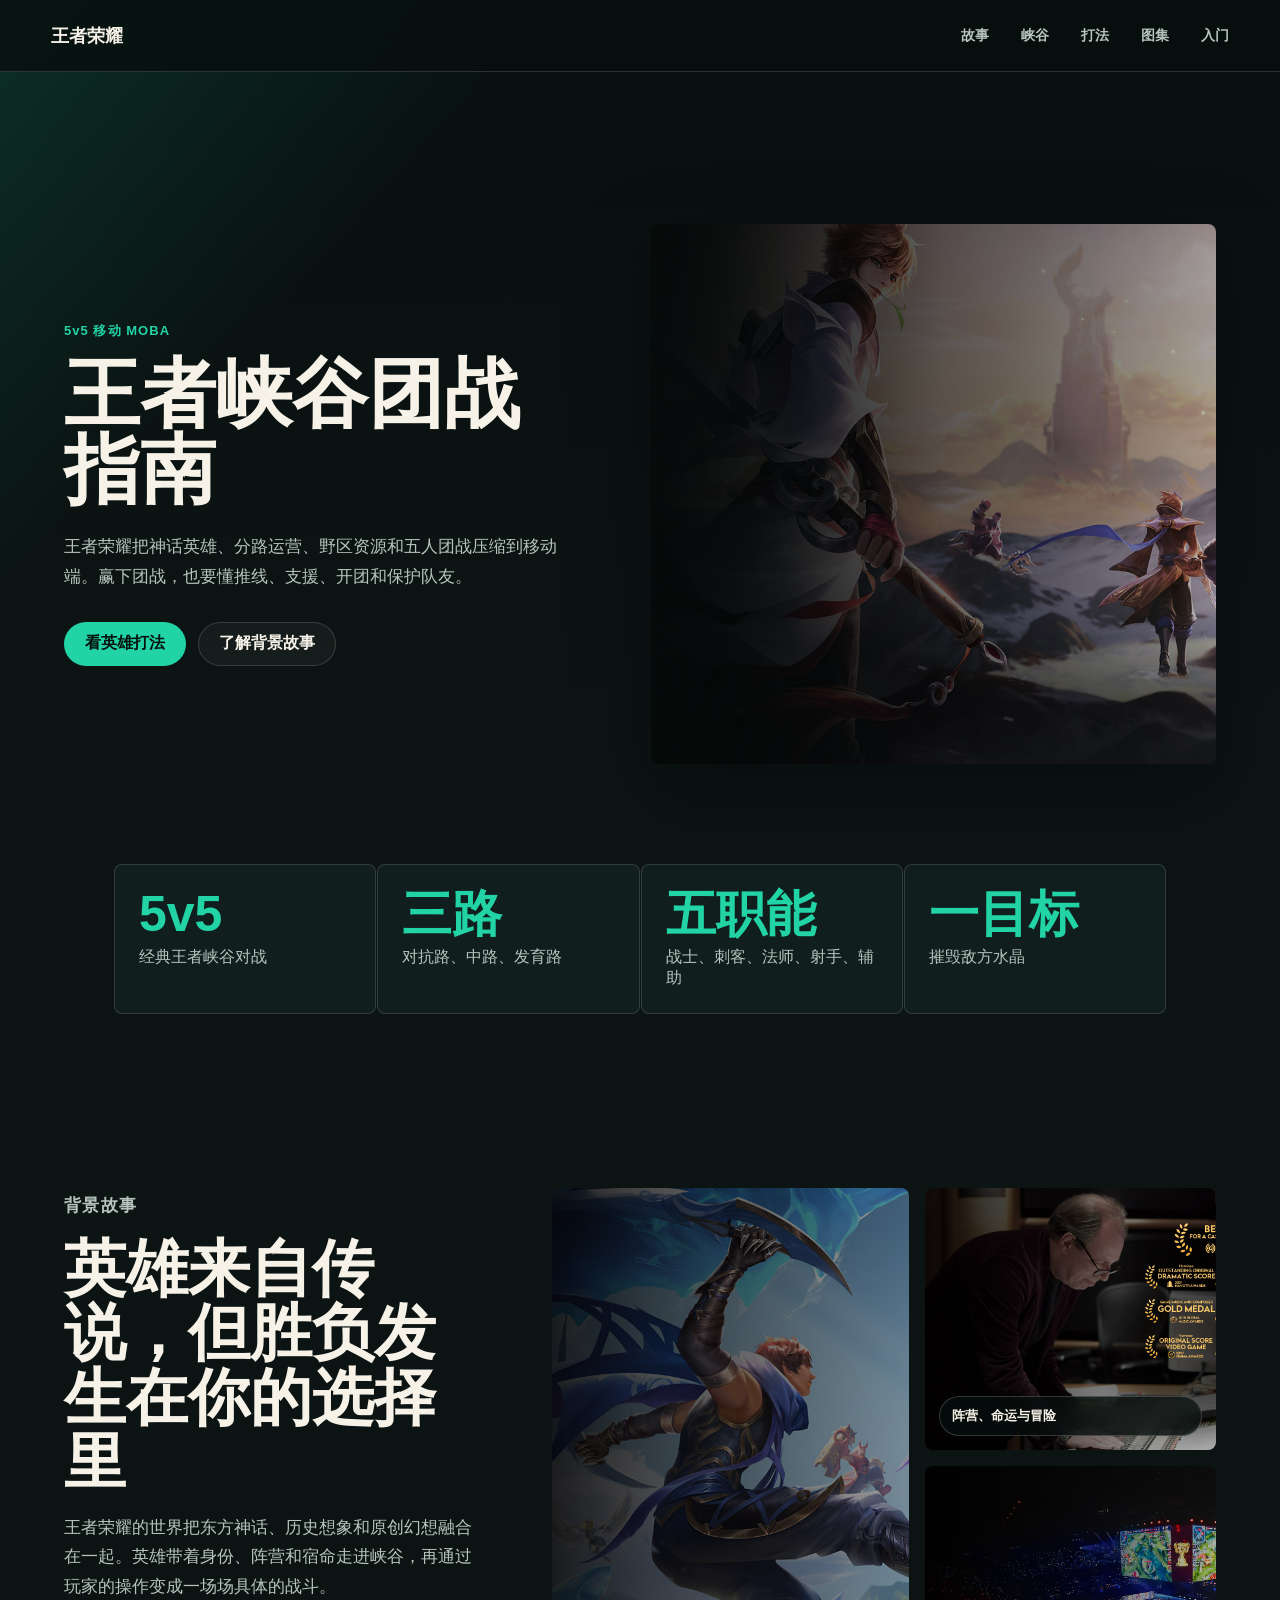
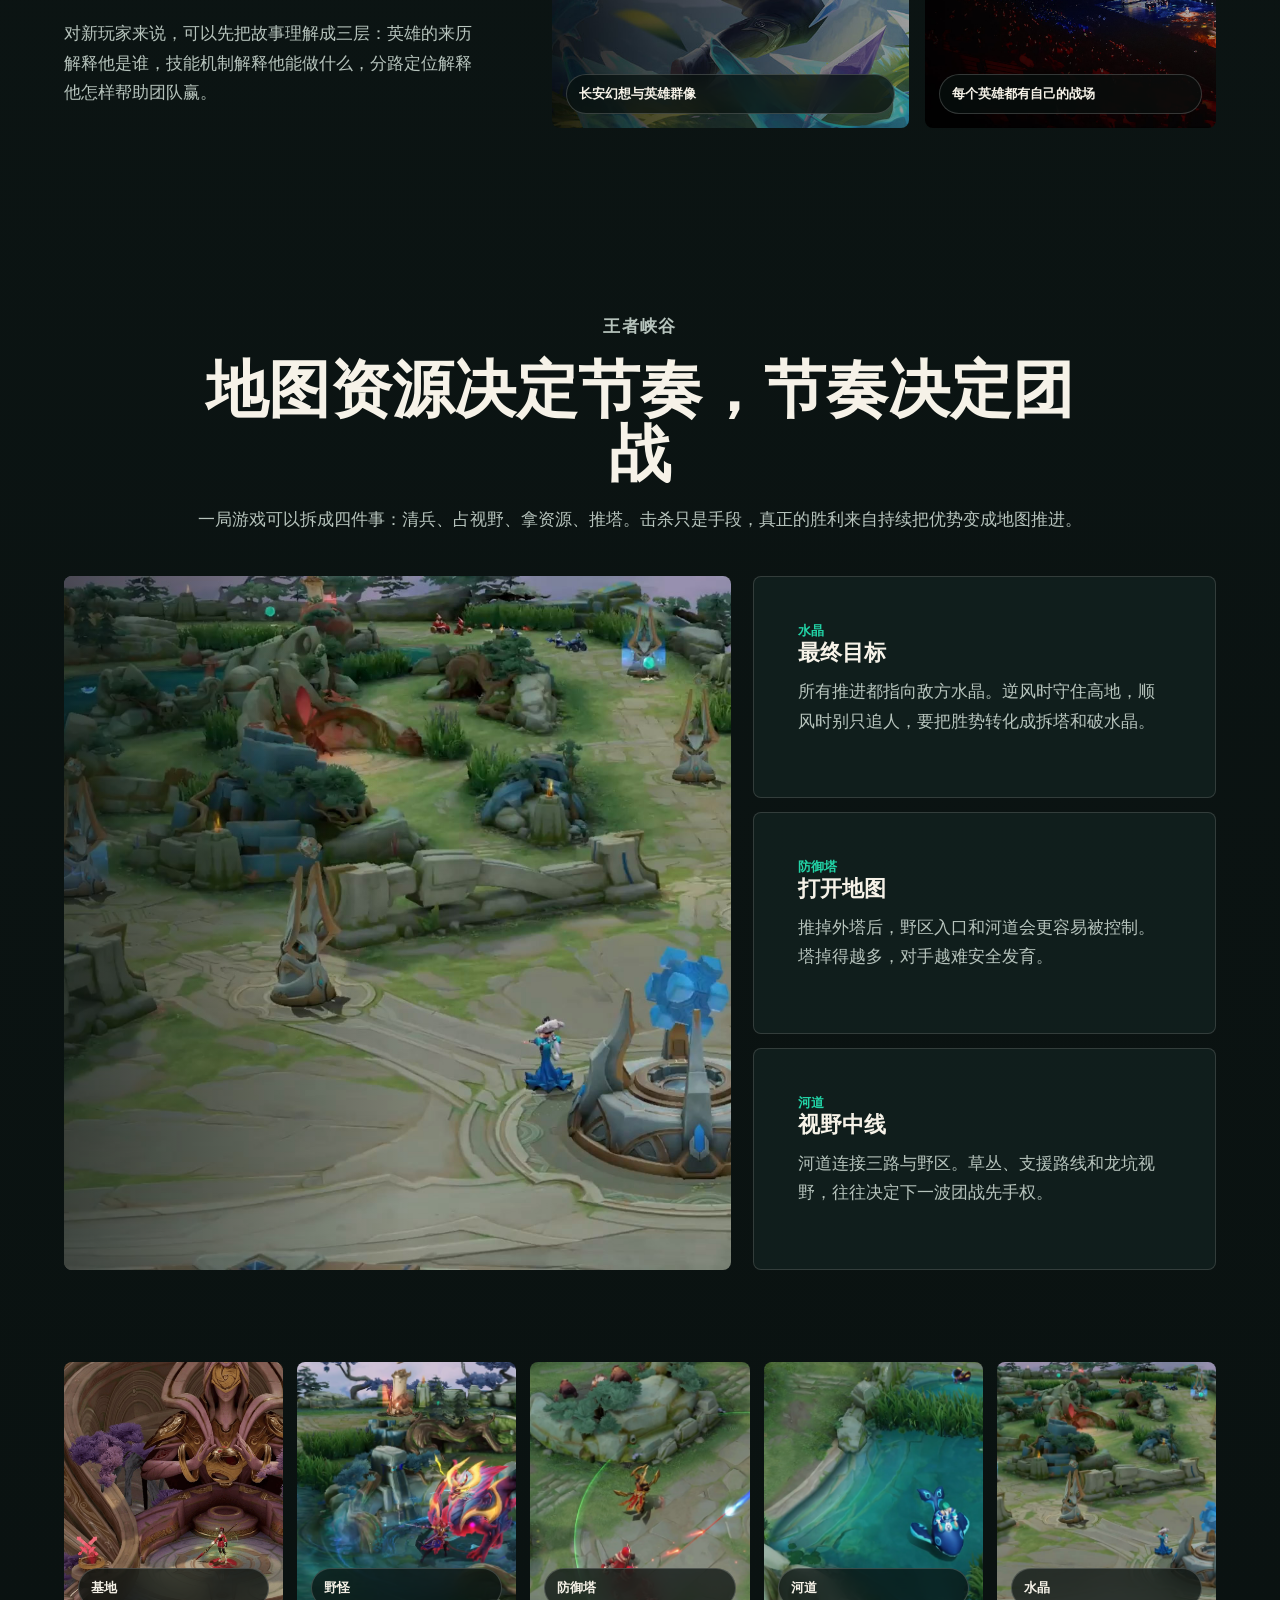
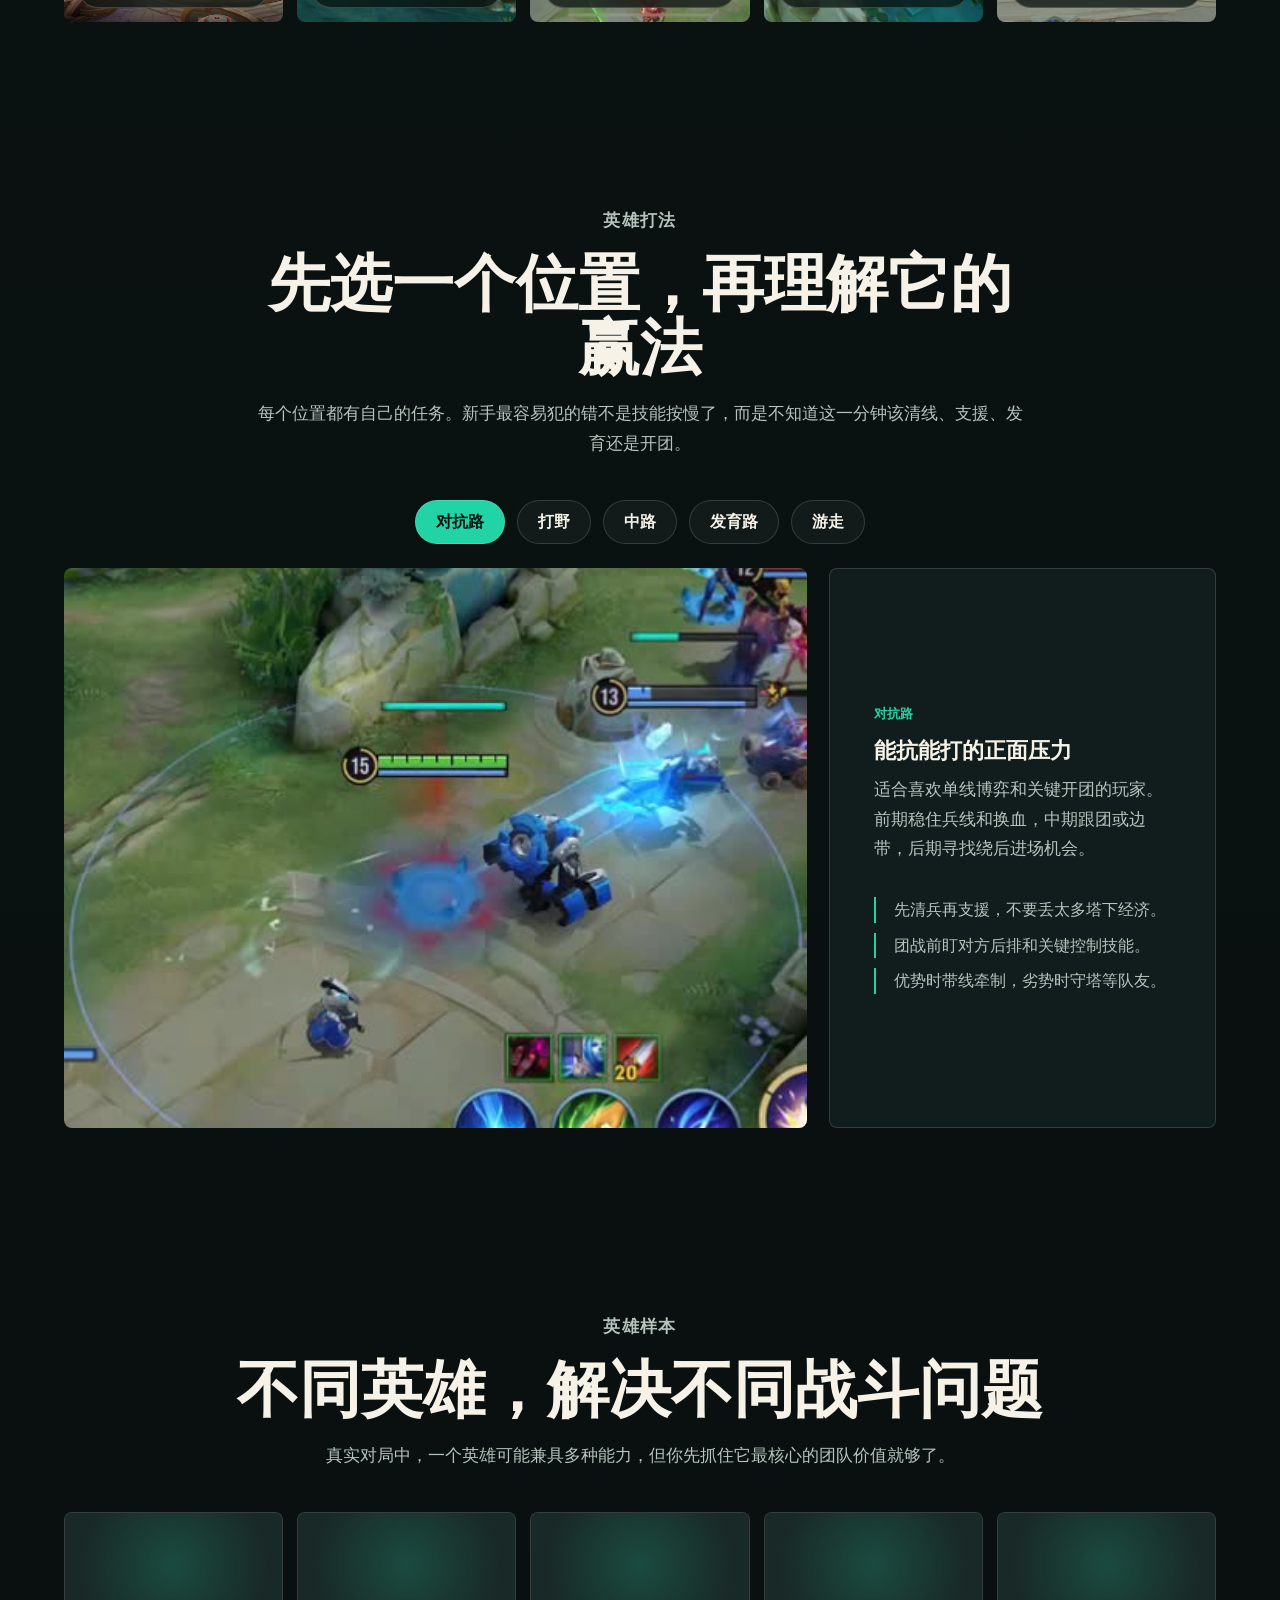
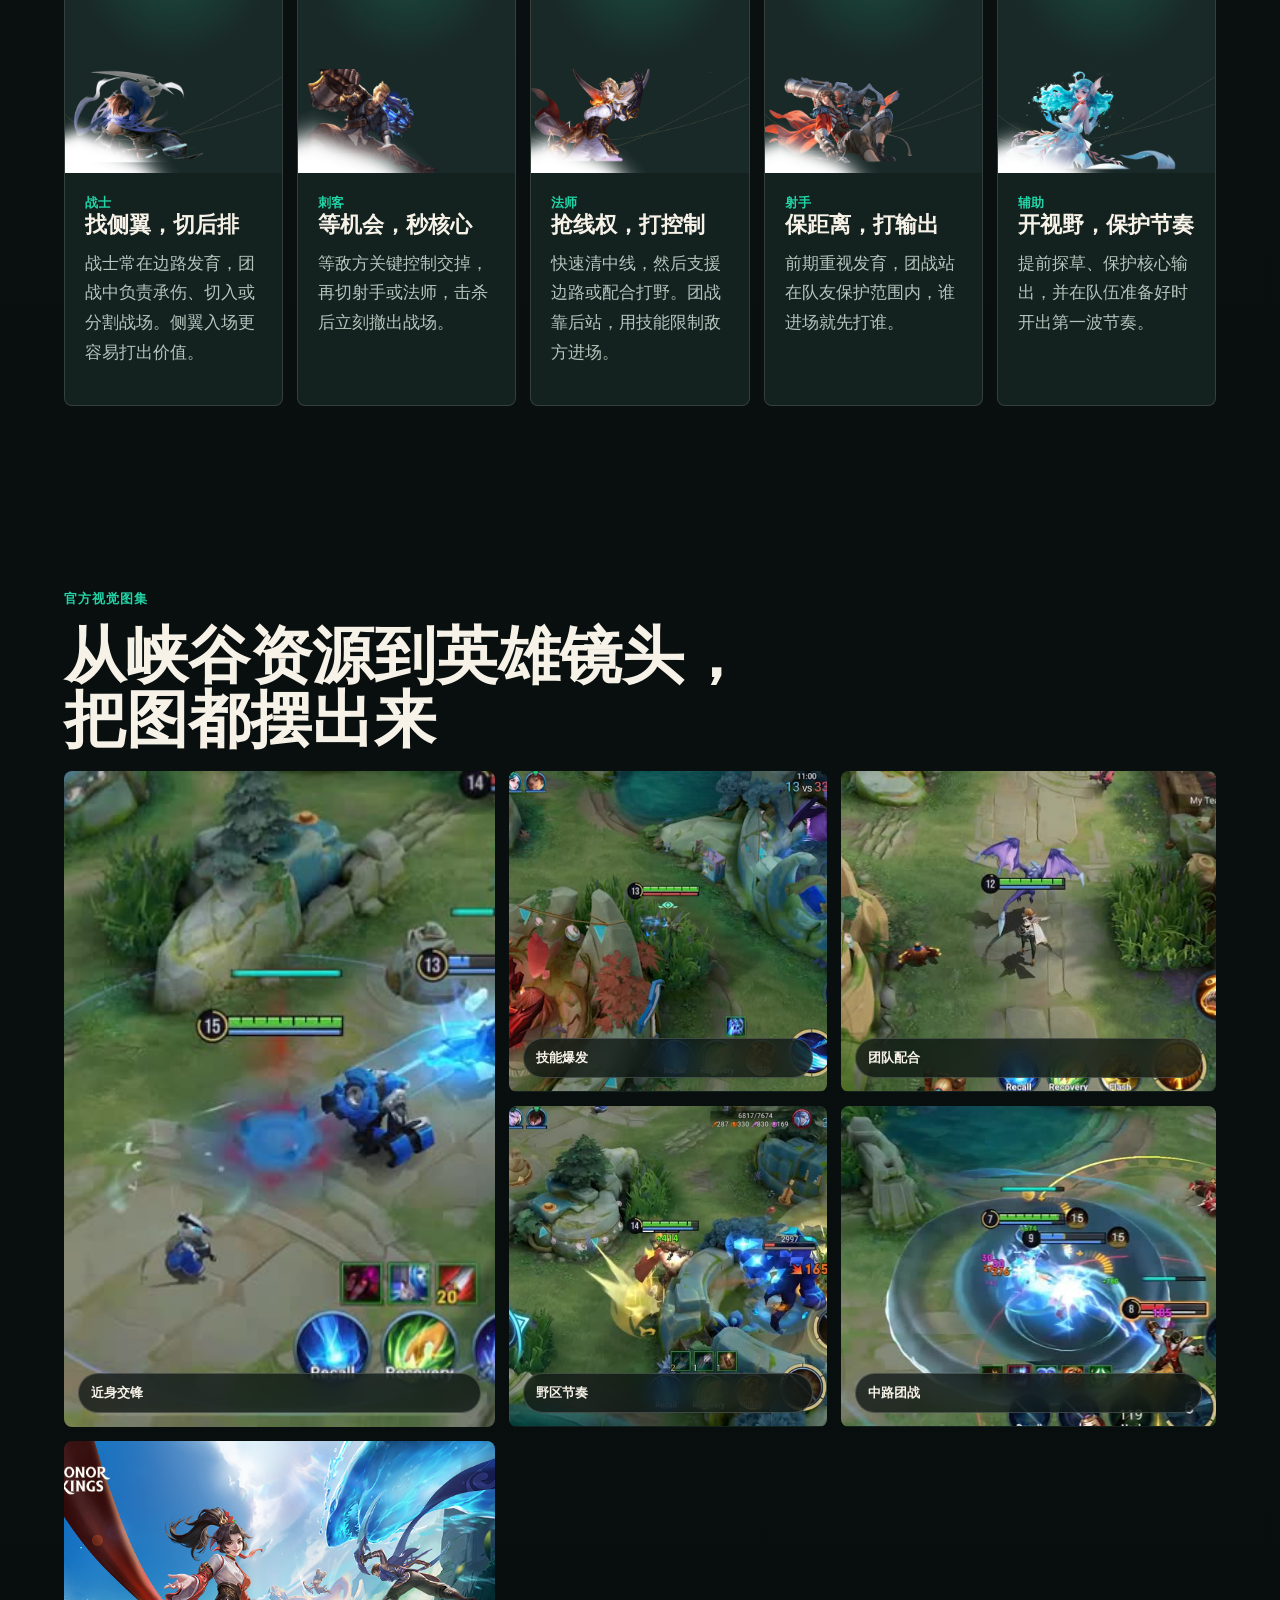
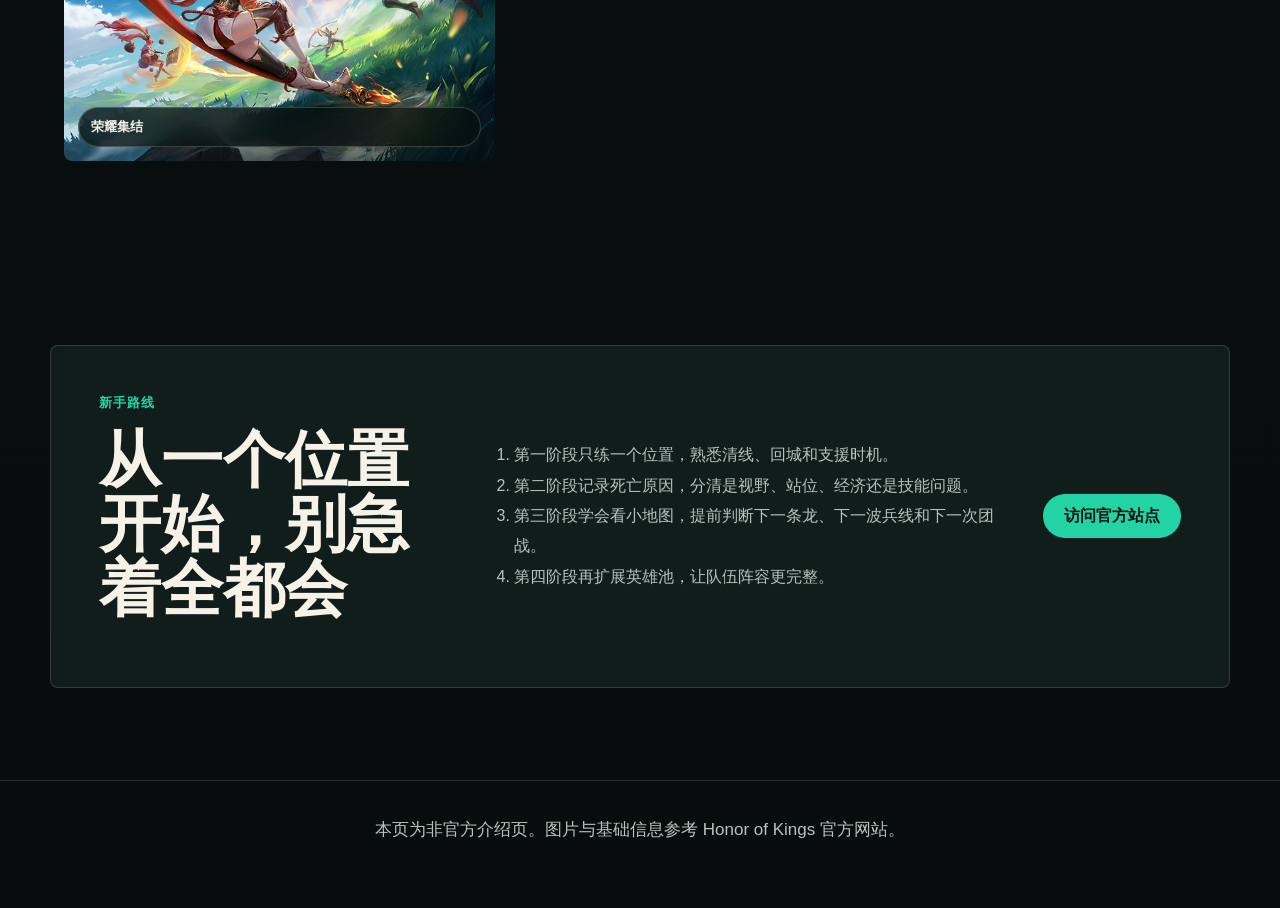
<file: index.html>
<!doctype html>
<html lang="zh-CN">
  <head>
    <meta charset="UTF-8" />
    <meta name="viewport" content="width=device-width, initial-scale=1.0" />
    <meta name="description" content="王者荣耀专题介绍站，展示背景故事、官方图片、地图资源和英雄打法。" />
    <title>王者荣耀专题介绍</title>
    <link rel="stylesheet" href="styles.css" />
  </head>
  <body>
    <header class="site-header">
      <a class="brand" href="#top">王者荣耀</a>
      <nav class="nav-links" aria-label="页面导航">
        <a href="#story">故事</a>
        <a href="#battlefield">峡谷</a>
        <a href="#roles">打法</a>
        <a href="#gallery">图集</a>
        <a href="#start">入门</a>
      </nav>
    </header>

    <main id="top">
      <section class="hero section-observe">
        <div class="hero-copy">
          <p class="kicker">5v5 移动 MOBA</p>
          <h1>王者峡谷团战指南</h1>
          <p class="hero-lede">王者荣耀把神话英雄、分路运营、野区资源和五人团战压缩到移动端。赢下团战，也要懂推线、支援、开团和保护队友。</p>
          <div class="hero-actions">
            <a class="button primary" href="#roles">看英雄打法</a>
            <a class="button secondary" href="#story">了解背景故事</a>
          </div>
        </div>
        <figure class="hero-art">
          <img src="assets/story_img1.jpg" alt="王者荣耀英雄远征官方视觉图" />
        </figure>
      </section>

      <section class="quick-facts section-observe">
        <div><strong>5v5</strong><span>经典王者峡谷对战</span></div>
        <div><strong>三路</strong><span>对抗路、中路、发育路</span></div>
        <div><strong>五职能</strong><span>战士、刺客、法师、射手、辅助</span></div>
        <div><strong>一目标</strong><span>摧毁敌方水晶</span></div>
      </section>

      <section class="story section-observe" id="story">
        <div class="story-copy">
          <p class="kicker">背景故事</p>
          <h2>英雄来自传说，但胜负发生在你的选择里</h2>
          <p>王者荣耀的世界把东方神话、历史想象和原创幻想融合在一起。英雄带着身份、阵营和宿命走进峡谷，再通过玩家的操作变成一场场具体的战斗。</p>
          <p>对新玩家来说，可以先把故事理解成三层：英雄的来历解释他是谁，技能机制解释他能做什么，分路定位解释他怎样帮助团队赢。</p>
        </div>
        <div class="story-gallery">
          <figure class="story-card large"><img src="assets/story_img2.jpg" alt="王者荣耀故事视觉图一" /><figcaption>长安幻想与英雄群像</figcaption></figure>
          <figure class="story-card"><img src="assets/story_img3.jpg" alt="王者荣耀故事视觉图二" /><figcaption>阵营、命运与冒险</figcaption></figure>
          <figure class="story-card"><img src="assets/story_img4.jpg" alt="王者荣耀故事视觉图三" /><figcaption>每个英雄都有自己的战场</figcaption></figure>
        </div>
      </section>

      <section class="battlefield section-observe" id="battlefield">
        <div class="section-heading">
          <p class="kicker">王者峡谷</p>
          <h2>地图资源决定节奏，节奏决定团战</h2>
          <p>一局游戏可以拆成四件事：清兵、占视野、拿资源、推塔。击杀只是手段，真正的胜利来自持续把优势变成地图推进。</p>
        </div>
        <div class="map-layout">
          <figure class="map-figure"><img src="assets/map_bigimg5.jpg" alt="王者荣耀水晶区域官方截图" /></figure>
          <div class="objective-list">
            <article><span>水晶</span><h3>最终目标</h3><p>所有推进都指向敌方水晶。逆风时守住高地，顺风时别只追人，要把胜势转化成拆塔和破水晶。</p></article>
            <article><span>防御塔</span><h3>打开地图</h3><p>推掉外塔后，野区入口和河道会更容易被控制。塔掉得越多，对手越难安全发育。</p></article>
            <article><span>河道</span><h3>视野中线</h3><p>河道连接三路与野区。草丛、支援路线和龙坑视野，往往决定下一波团战先手权。</p></article>
          </div>
        </div>
      </section>

      <section class="map-strip section-observe">
        <figure><img src="assets/map_bigimg1.jpg" alt="王者荣耀基地官方截图" /><figcaption>基地</figcaption></figure>
        <figure><img src="assets/map_bigimg2.jpg" alt="王者荣耀野怪资源官方截图" /><figcaption>野怪</figcaption></figure>
        <figure><img src="assets/map_bigimg3.jpg" alt="王者荣耀防御塔官方截图" /><figcaption>防御塔</figcaption></figure>
        <figure><img src="assets/map_bigimg4.jpg" alt="王者荣耀河道官方截图" /><figcaption>河道</figcaption></figure>
        <figure><img src="assets/map_bigimg5.jpg" alt="王者荣耀水晶官方截图" /><figcaption>水晶</figcaption></figure>
      </section>

      <section class="roles section-observe" id="roles">
        <div class="section-heading narrow">
          <p class="kicker">英雄打法</p>
          <h2>先选一个位置，再理解它的赢法</h2>
          <p>每个位置都有自己的任务。新手最容易犯的错不是技能按慢了，而是不知道这一分钟该清线、支援、发育还是开团。</p>
        </div>
        <div class="role-tabs" role="tablist" aria-label="英雄打法选择">
          <button class="role-tab is-active" type="button" role="tab" aria-selected="true" data-role="fighter">对抗路</button>
          <button class="role-tab" type="button" role="tab" aria-selected="false" data-role="jungle">打野</button>
          <button class="role-tab" type="button" role="tab" aria-selected="false" data-role="mage">中路</button>
          <button class="role-tab" type="button" role="tab" aria-selected="false" data-role="marksman">发育路</button>
          <button class="role-tab" type="button" role="tab" aria-selected="false" data-role="support">游走</button>
        </div>
        <div class="role-stage">
          <figure class="role-image"><img id="roleImage" src="assets/1.jpg" alt="王者荣耀对抗路战斗截图" /></figure>
          <div class="role-copy">
            <p id="roleLabel">对抗路</p>
            <h3 id="roleTitle">能抗能打的正面压力</h3>
            <p id="roleText">适合喜欢单线博弈和关键开团的玩家。前期稳住兵线和换血，中期跟团或边带，后期寻找绕后进场机会。</p>
            <ul class="role-points" id="rolePoints">
              <li>先清兵再支援，不要丢太多塔下经济。</li>
              <li>团战前盯对方后排和关键控制技能。</li>
              <li>优势时带线牵制，劣势时守塔等队友。</li>
            </ul>
          </div>
        </div>
      </section>

      <section class="hero-book section-observe">
        <div class="section-heading">
          <p class="kicker">英雄样本</p>
          <h2>不同英雄，解决不同战斗问题</h2>
          <p>真实对局中，一个英雄可能兼具多种能力，但你先抓住它最核心的团队价值就够了。</p>
        </div>
        <div class="hero-cards">
          <article><img src="assets/mulan_img1.png" alt="王者荣耀战士角色图" /><div><span>战士</span><h3>找侧翼，切后排</h3><p>战士常在边路发育，团战中负责承伤、切入或分割战场。侧翼入场更容易打出价值。</p></div></article>
          <article><img src="assets/mulan_img2.png" alt="王者荣耀刺客角色图" /><div><span>刺客</span><h3>等机会，秒核心</h3><p>等敌方关键控制交掉，再切射手或法师，击杀后立刻撤出战场。</p></div></article>
          <article><img src="assets/mulan_img3.png" alt="王者荣耀法师角色图" /><div><span>法师</span><h3>抢线权，打控制</h3><p>快速清中线，然后支援边路或配合打野。团战靠后站，用技能限制敌方进场。</p></div></article>
          <article><img src="assets/mulan_img4.png" alt="王者荣耀射手角色图" /><div><span>射手</span><h3>保距离，打输出</h3><p>前期重视发育，团战站在队友保护范围内，谁进场就先打谁。</p></div></article>
          <article><img src="assets/mulan_img5.png" alt="王者荣耀辅助角色图" /><div><span>辅助</span><h3>开视野，保护节奏</h3><p>提前探草、保护核心输出，并在队伍准备好时开出第一波节奏。</p></div></article>
        </div>
      </section>

      <section class="gallery section-observe" id="gallery">
        <div class="gallery-copy"><p class="kicker">官方视觉图集</p><h2>从峡谷资源到英雄镜头，把图都摆出来</h2></div>
        <div class="shot-grid">
          <figure><img src="assets/1.jpg" alt="王者荣耀战斗镜头一" /><figcaption>近身交锋</figcaption></figure>
          <figure><img src="assets/2.jpg" alt="王者荣耀战斗镜头二" /><figcaption>技能爆发</figcaption></figure>
          <figure><img src="assets/3.jpg" alt="王者荣耀战斗镜头三" /><figcaption>团队配合</figcaption></figure>
          <figure><img src="assets/4.jpg" alt="王者荣耀战斗镜头四" /><figcaption>野区节奏</figcaption></figure>
          <figure><img src="assets/5.jpg" alt="王者荣耀战斗镜头五" /><figcaption>中路团战</figcaption></figure>
          <figure><img src="assets/share.jpg" alt="王者荣耀官方分享视觉图" /><figcaption>荣耀集结</figcaption></figure>
        </div>
      </section>

      <section class="start section-observe" id="start">
        <div><p class="kicker">新手路线</p><h2>从一个位置开始，别急着全都会</h2></div>
        <ol class="starter-steps">
          <li>第一阶段只练一个位置，熟悉清线、回城和支援时机。</li>
          <li>第二阶段记录死亡原因，分清是视野、站位、经济还是技能问题。</li>
          <li>第三阶段学会看小地图，提前判断下一条龙、下一波兵线和下一次团战。</li>
          <li>第四阶段再扩展英雄池，让队伍阵容更完整。</li>
        </ol>
        <a class="button primary" href="https://www.honorofkings.com/" target="_blank" rel="noreferrer">访问官方站点</a>
      </section>
    </main>

    <footer class="site-footer"><p>本页为非官方介绍页。图片与基础信息参考 Honor of Kings 官方网站。</p></footer>
    <script src="script.js"></script>
  </body>
</html>
</file>
<file: styles.css>
:root {
  --bg: #08100f;
  --panel: #13211f;
  --panel-2: #192927;
  --text: #f6f2e8;
  --muted: #b7c4bd;
  --line: rgba(246, 242, 232, 0.15);
  --accent: #22d3a6;
  --accent-ink: #04120e;
  --radius: 8px;
  --shadow: 0 26px 80px rgba(0, 0, 0, 0.36);
}

* {
  box-sizing: border-box;
}

html {
  scroll-behavior: smooth;
}

body {
  margin: 0;
  min-width: 320px;
  overflow-x: hidden;
  color: var(--text);
  background:
    linear-gradient(135deg, rgba(34, 211, 166, 0.16), transparent 26rem),
    linear-gradient(180deg, var(--bg), #0c1514 46rem, #070d0c);
  font-family: "Segoe UI", "Microsoft YaHei", "PingFang SC", Arial, sans-serif;
}

img {
  display: block;
  max-width: 100%;
}

a {
  color: inherit;
  text-decoration: none;
}

button {
  font: inherit;
}

.site-header {
  position: sticky;
  top: 0;
  z-index: 20;
  display: flex;
  align-items: center;
  justify-content: space-between;
  height: 72px;
  padding: 0 clamp(18px, 4vw, 56px);
  border-bottom: 1px solid var(--line);
  background: rgba(8, 16, 15, 0.84);
  backdrop-filter: blur(18px);
}

.brand {
  font-size: 18px;
  font-weight: 900;
}

.nav-links {
  display: flex;
  gap: clamp(12px, 3vw, 32px);
  color: var(--muted);
  font-size: 14px;
  font-weight: 800;
  white-space: nowrap;
}

.nav-links a:hover {
  color: var(--text);
}

main {
  overflow: hidden;
}

.hero {
  display: grid;
  grid-template-columns: minmax(0, 1fr) minmax(420px, 1.08fr);
  gap: clamp(28px, 5vw, 72px);
  align-items: center;
  min-height: 88dvh;
  padding: clamp(46px, 7vw, 86px) clamp(18px, 5vw, 72px) 34px;
}

.hero-copy {
  min-width: 0;
  max-width: 720px;
}

.kicker {
  margin: 0 0 16px;
  color: var(--accent);
  font-size: 13px;
  font-weight: 900;
  letter-spacing: 0.08em;
}

h1,
h2,
h3,
p {
  margin-top: 0;
}

h1 {
  margin-bottom: 24px;
  font-size: clamp(44px, 6vw, 76px);
  line-height: 1;
  overflow-wrap: anywhere;
}

h2 {
  margin-bottom: 18px;
  font-size: clamp(34px, 5vw, 62px);
  line-height: 1.04;
}

h3 {
  margin-bottom: 10px;
  font-size: 22px;
  line-height: 1.2;
}

.hero-lede,
.section-heading p,
.story-copy p,
.objective-list p,
.role-copy p,
.hero-cards p,
.site-footer p {
  color: var(--muted);
  font-size: 17px;
  line-height: 1.75;
}

.hero-lede {
  max-width: 60ch;
  margin-bottom: 30px;
  overflow-wrap: anywhere;
}

.hero-actions,
.role-tabs {
  display: flex;
  flex-wrap: wrap;
  gap: 12px;
}

.button,
.role-tab {
  display: inline-flex;
  align-items: center;
  justify-content: center;
  min-height: 44px;
  border: 1px solid transparent;
  border-radius: 999px;
  padding: 0 20px;
  font-weight: 900;
  white-space: nowrap;
}

.primary,
.role-tab.is-active {
  color: var(--accent-ink);
  background: var(--accent);
}

.secondary,
.role-tab {
  color: var(--text);
  border-color: var(--line);
  background: rgba(255, 255, 255, 0.04);
}

.hero-art,
.map-figure,
.story-card,
.map-strip figure,
.role-image,
.hero-cards article,
.shot-grid figure {
  position: relative;
  margin: 0;
  overflow: hidden;
  border-radius: var(--radius);
  background: var(--panel);
}

.hero-art {
  min-height: 540px;
  box-shadow: var(--shadow);
}

.hero-art img,
.map-figure img {
  width: 100%;
  height: 100%;
  min-height: 540px;
  object-fit: cover;
}

.hero-art::after,
.map-figure::after {
  content: "";
  position: absolute;
  inset: 0;
  background: linear-gradient(90deg, rgba(8, 16, 15, 0.56), transparent 52%);
  pointer-events: none;
}

.quick-facts {
  display: grid;
  grid-template-columns: repeat(4, 1fr);
  gap: 1px;
  max-width: 1180px;
  margin: 0 auto;
  padding: 0 clamp(18px, 5vw, 72px) 82px;
}

.quick-facts div,
.objective-list article,
.role-copy,
.start {
  border: 1px solid var(--line);
  border-radius: var(--radius);
  background: rgba(19, 33, 31, 0.84);
}

.quick-facts div {
  min-height: 118px;
  padding: 24px;
}

.quick-facts strong {
  display: block;
  margin-bottom: 8px;
  color: var(--accent);
  font-size: clamp(30px, 4vw, 50px);
  line-height: 1;
}

.quick-facts span {
  color: var(--muted);
}

.story,
.battlefield,
.roles,
.hero-book,
.gallery,
.start {
  padding: 92px clamp(18px, 5vw, 72px);
}

.story {
  display: grid;
  grid-template-columns: minmax(0, 0.78fr) minmax(420px, 1.22fr);
  gap: clamp(24px, 5vw, 64px);
  align-items: center;
  max-width: 1320px;
  margin: 0 auto;
}

.story-copy,
.gallery-copy {
  max-width: 720px;
}

.story-gallery {
  display: grid;
  grid-template-columns: 1.1fr 0.9fr;
  gap: 16px;
}

.story-card.large {
  grid-row: span 2;
}

.story-card img {
  width: 100%;
  height: 100%;
  min-height: 260px;
  object-fit: cover;
}

.story-card.large img {
  min-height: 540px;
}

figcaption {
  position: absolute;
  left: 14px;
  right: 14px;
  bottom: 14px;
  padding: 10px 12px;
  border: 1px solid rgba(255, 255, 255, 0.18);
  border-radius: 999px;
  color: var(--text);
  background: rgba(8, 16, 15, 0.72);
  backdrop-filter: blur(12px);
  font-size: 13px;
  font-weight: 800;
}

.section-heading {
  max-width: 900px;
  margin: 0 auto 42px;
  text-align: center;
}

.section-heading.narrow {
  max-width: 780px;
}

.map-layout,
.role-stage {
  display: grid;
  gap: 22px;
  align-items: stretch;
  max-width: 1180px;
  margin: 0 auto;
}

.map-layout {
  grid-template-columns: minmax(0, 1.18fr) minmax(320px, 0.82fr);
}

.role-stage {
  grid-template-columns: minmax(0, 1fr) minmax(320px, 0.52fr);
}

.objective-list {
  display: grid;
  gap: 14px;
}

.objective-list article,
.role-copy {
  padding: clamp(24px, 4vw, 44px);
}

.objective-list span,
.role-copy > p:first-child,
.hero-cards span {
  color: var(--accent);
  font-size: 13px;
  font-weight: 900;
}

.map-strip,
.hero-cards,
.shot-grid {
  display: grid;
  gap: 14px;
  max-width: 1320px;
  margin: 0 auto;
}

.map-strip {
  grid-template-columns: repeat(5, minmax(180px, 1fr));
  padding: 0 clamp(18px, 5vw, 72px) 92px;
}

.map-strip img {
  width: 100%;
  height: 260px;
  object-fit: cover;
}

.role-tabs {
  justify-content: center;
  margin-bottom: 24px;
}

.role-tab {
  cursor: pointer;
}

.role-image img {
  width: 100%;
  height: 560px;
  object-fit: cover;
}

.role-copy {
  display: flex;
  flex-direction: column;
  justify-content: center;
}

.role-points {
  display: grid;
  gap: 10px;
  margin: 16px 0 0;
  padding: 0;
  color: var(--muted);
  line-height: 1.6;
  list-style: none;
}

.role-points li {
  padding-left: 18px;
  border-left: 2px solid var(--accent);
}

.hero-cards {
  grid-template-columns: repeat(5, minmax(180px, 1fr));
}

.hero-cards article {
  display: grid;
  grid-template-rows: 260px 1fr;
  border: 1px solid var(--line);
}

.hero-cards img {
  width: 100%;
  height: 260px;
  object-fit: contain;
  object-position: bottom center;
  background:
    radial-gradient(circle at 50% 20%, rgba(34, 211, 166, 0.2), transparent 40%),
    var(--panel-2);
}

.hero-cards div {
  padding: 20px;
}

.shot-grid {
  grid-template-columns: 1.15fr 0.85fr 1fr;
}

.shot-grid figure:first-child {
  grid-row: span 2;
}

.shot-grid img {
  width: 100%;
  height: 320px;
  object-fit: cover;
}

.shot-grid figure:first-child img {
  height: 656px;
}

.start {
  display: grid;
  grid-template-columns: minmax(0, 0.7fr) minmax(320px, 1fr) auto;
  gap: 26px;
  align-items: center;
  max-width: 1180px;
  margin: 92px auto;
  padding: clamp(26px, 5vw, 48px);
}

.starter-steps {
  margin: 0;
  padding-left: 22px;
  color: var(--muted);
  line-height: 1.9;
}

.site-footer {
  padding: 34px clamp(18px, 5vw, 72px) 46px;
  border-top: 1px solid var(--line);
  text-align: center;
}

.section-observe {
  opacity: 1;
  transform: none;
}

@media (max-width: 1120px) {
  .quick-facts,
  .hero-cards {
    grid-template-columns: repeat(2, 1fr);
  }

  .map-strip {
    grid-template-columns: repeat(2, minmax(0, 1fr));
  }
}

@media (max-width: 920px) {
  .hero,
  .story,
  .map-layout,
  .role-stage,
  .start,
  .story-gallery,
  .shot-grid {
    grid-template-columns: 1fr;
  }

  .hero-art,
  .hero-art img,
  .map-figure img,
  .role-image img,
  .story-card.large img {
    min-height: 340px;
    height: 340px;
  }

  .story-card.large,
  .shot-grid figure:first-child {
    grid-row: auto;
  }

  .shot-grid img,
  .shot-grid figure:first-child img {
    height: 340px;
  }
}

@media (max-width: 640px) {
  .site-header {
    height: auto;
    min-height: 68px;
    align-items: flex-start;
    flex-direction: column;
    gap: 12px;
    padding-top: 14px;
    padding-bottom: 14px;
  }

  .nav-links {
    width: 100%;
    justify-content: flex-start;
    gap: 22px;
    overflow-x: auto;
    font-size: 12px;
    scrollbar-width: none;
  }

  h1 {
    max-width: 7em;
    font-size: clamp(36px, 10vw, 42px);
    line-height: 1.04;
  }

  .hero-lede {
    max-width: 21em;
  }

  h2 {
    font-size: clamp(32px, 10vw, 44px);
  }

  .quick-facts,
  .hero-cards,
  .map-strip {
    grid-template-columns: 1fr;
  }

  .story,
  .battlefield,
  .roles,
  .hero-book,
  .gallery {
    padding-top: 66px;
    padding-bottom: 66px;
  }

  .hero-cards article {
    grid-template-rows: 220px 1fr;
  }

  .hero-cards img {
    height: 220px;
  }

  .hero-lede,
  .section-heading p,
  .story-copy p,
  .objective-list p,
  .role-copy p,
  .hero-cards p,
  .site-footer p {
    font-size: 16px;
  }
}

@media (prefers-reduced-motion: reduce) {
  *,
  *::before,
  *::after {
    scroll-behavior: auto !important;
  }
}
</file>
